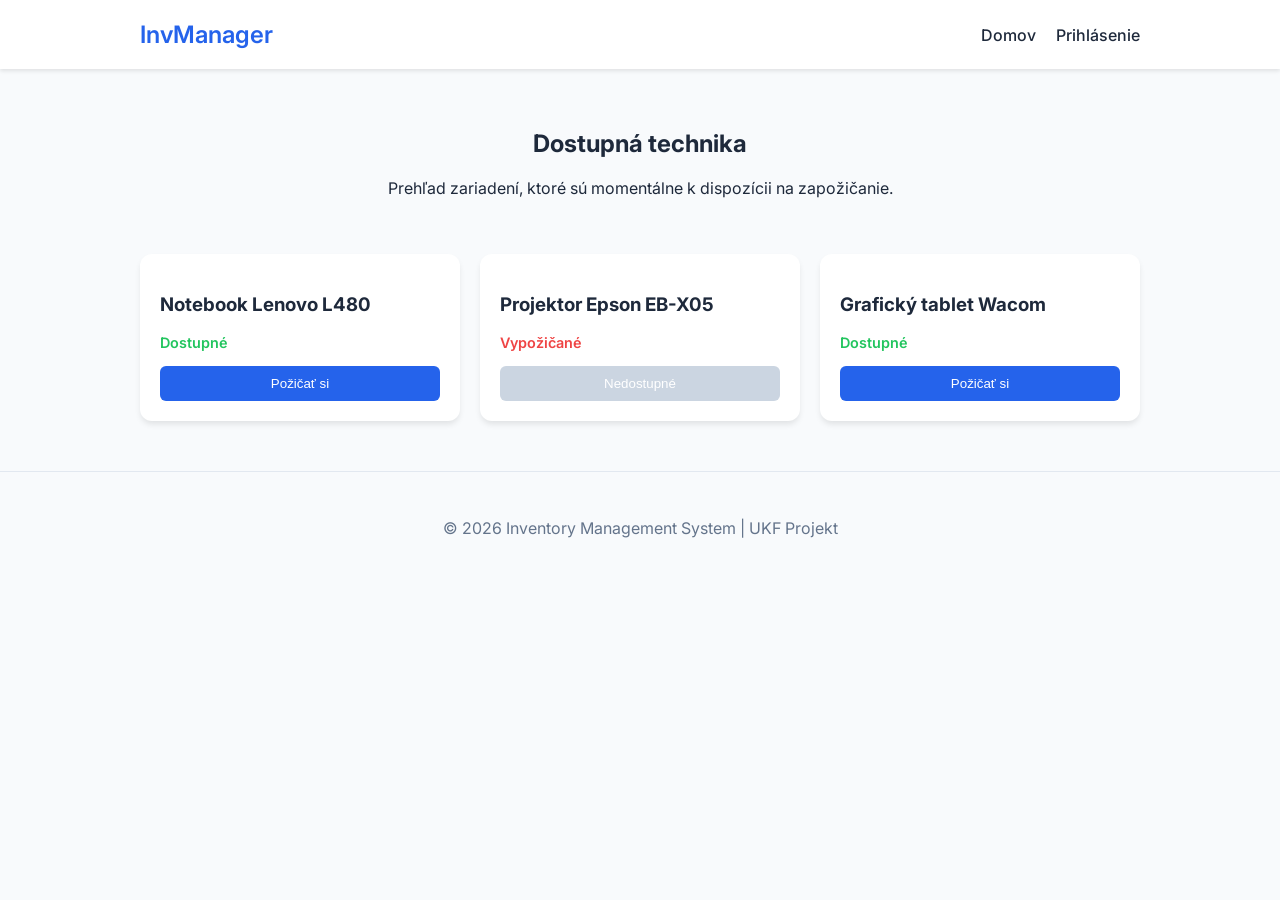
<file: index.html>
<!DOCTYPE html>
<html lang="sk">
<head>
    <meta charset="UTF-8">
    <meta name="viewport" content="width=device-width, initial-scale=1.0">
    <title>Inventory Manager | Správa výpožičiek</title>
    <link rel="stylesheet" href="style.css">
    <link href="https://fonts.googleapis.com/css2?family=Inter:wght@300;400;600&display=swap" rel="stylesheet">
</head>
<body>

    <header>
        <div class="container">
            <div class="logo">InvManager</div>
            <nav>
                <ul>
                    <li><a href="index.html">Domov</a></li>
                    <li><a href="login.php">Prihlásenie</a></li>
                </ul>
            </nav>
        </div>
    </header>

    <main class="container">
        <section class="hero">
            <h1>Dostupná technika</h1>
            <p>Prehľad zariadení, ktoré sú momentálne k dispozícii na zapožičanie.</p>
        </section>

        <div class="grid">
            <div class="card">
                <h3>Notebook Lenovo L480</h3>
                <p class="status available">Dostupné</p>
                <button class="btn">Požičať si</button>
            </div>
            <div class="card">
                <h3>Projektor Epson EB-X05</h3>
                <p class="status busy">Vypožičané</p>
                <button class="btn" disabled>Nedostupné</button>
            </div>
            <div class="card">
                <h3>Grafický tablet Wacom</h3>
                <p class="status available">Dostupné</p>
                <button class="btn">Požičať si</button>
            </div>
        </div>
    </main>

    <footer>
        <div class="container">
            <p>&copy; 2026 Inventory Management System | UKF Projekt</p>
        </div>
    </footer>

</body>
</html>
</file>
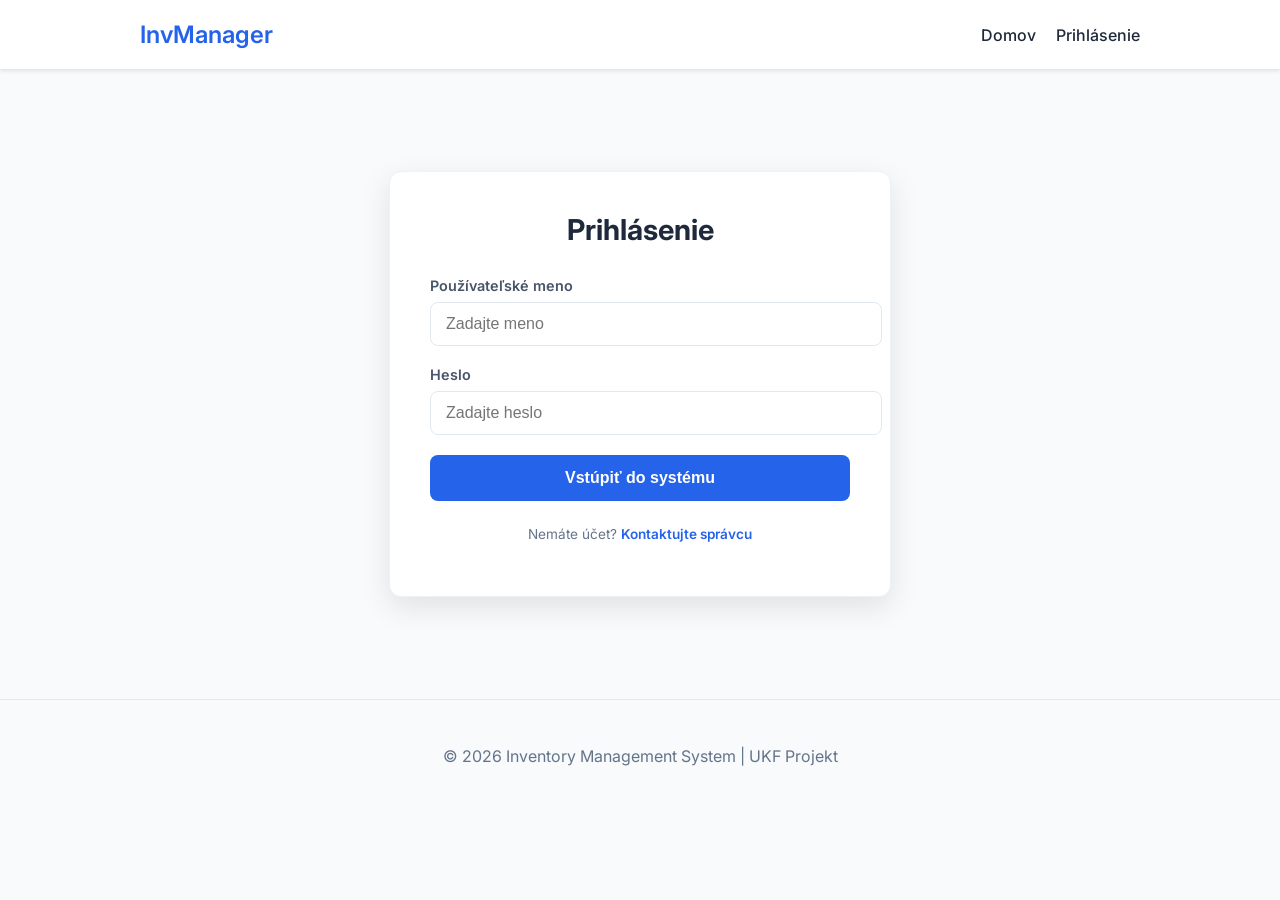
<file: login.html>
<!DOCTYPE html>
<html lang="sk">
<head>
    <meta charset="UTF-8">
    <meta name="viewport" content="width=device-width, initial-scale=1.0">
    <title>Prihlásenie | Inventory Manager</title>
    <link rel="stylesheet" href="style.css">
    <link href="https://fonts.googleapis.com/css2?family=Inter:wght@300;400;600&display=swap" rel="stylesheet">
</head>
<body>

    <header>
        <div class="container">
            <div class="logo">InvManager</div>
            <nav>
                <ul>
                    <li><a href="index.php">Domov</a></li>
                    <li><a href="login.html">Prihlásenie</a></li>
                </ul>
            </nav>
        </div>
    </header>

    <main class="container">
        <div class="login-wrapper">
            <div class="login-card">
                <h2>Prihlásenie</h2>
                
                <form action="#" method="GET">
                    <div class="input-group">
                        <label for="username">Používateľské meno</label>
                        <input type="text" id="username" name="username" placeholder="Zadajte meno" required>
                    </div>
                    
                    <div class="input-group">
                        <label for="password">Heslo</label>
                        <input type="password" id="password" name="password" placeholder="Zadajte heslo" required>
                    </div>
                    
                    <button type="submit" class="login-btn">Vstúpiť do systému</button>
                </form>
                
                <div class="login-footer">
                    <p>Nemáte účet? <a href="#">Kontaktujte správcu</a></p>
                </div>
            </div>
        </div>
    </main>

    <footer>
        <div class="container">
            <p>&copy; 2026 Inventory Management System | UKF Projekt</p>
        </div>
    </footer>

</body>
</html>
</file>
<file: style.css>
:root {
    --primary: #2563eb;
    --dark: #1e293b;
    --light: #f8fafc;
    --success: #22c55e;
    --danger: #ef4444;
}

body {
    font-family: 'Inter', sans-serif;
    background-color: var(--light);
    margin: 0;
    color: var(--dark);
}

.container {
    max-width: 1000px;
    margin: 0 auto;
    padding: 0 20px;
}

header {
    background: white;
    box-shadow: 0 2px 4px rgba(0,0,0,0.1);
    padding: 20px 0;
}

header .container {
    display: flex;
    justify-content: space-between;
    align-items: center;
}

.logo {
    font-weight: 600;
    font-size: 1.5rem;
    color: var(--primary);
}

nav ul {
    list-style: none;
    margin: 0;
    display: flex;
    gap: 20px;
}

nav a {
    text-decoration: none;
    color: var(--dark);
    font-weight: 500;
}

.hero {
    padding: 40px 0;
    text-align: center;
}

.grid {
    display: grid;
    grid-template-columns: repeat(auto-fill, minmax(280px, 1fr));
    gap: 20px;
    margin-bottom: 50px;
}

.card {
    background: white;
    padding: 20px;
    border-radius: 12px;
    box-shadow: 0 4px 6px -1px rgba(0,0,0,0.1);
}

.status {
    font-size: 0.9rem;
    font-weight: 600;
    margin-bottom: 15px;
}

.available { color: var(--success); }
.busy { color: var(--danger); }

.btn {
    background: var(--primary);
    color: white;
    border: none;
    padding: 10px 15px;
    border-radius: 6px;
    cursor: pointer;
    width: 100%;
}

.btn:disabled {
    background: #cbd5e1;
    cursor: not-allowed;
}

footer {
    text-align: center;
    padding: 30px 0;
    color: #64748b;
    border-top: 1px solid #e2e8f0;
}

/* --- LOGIN STRÁNKA STYLES --- */

.login-wrapper {
    display: flex;
    justify-content: center;
    align-items: center;
    min-height: 70vh; /* Vycentruje login vertikálne na obrazovke */
}

.login-card {
    background: #ffffff;
    width: 100%;
    max-width: 420px;
    padding: 40px;
    border-radius: 12px;
    box-shadow: 0 10px 30px rgba(0, 0, 0, 0.1);
    border: 1px solid #eef2f6;
}

.login-card h2 {
    margin-top: 0;
    margin-bottom: 30px;
    font-size: 1.8rem;
    color: #1e293b;
    text-align: center;
}

.input-group {
    margin-bottom: 20px;
}

.input-group label {
    display: block;
    margin-bottom: 8px;
    font-weight: 600;
    font-size: 0.9rem;
    color: #475569;
}

.input-group input {
    width: 100%;
    padding: 12px 15px;
    border: 1.5px solid #e2e8f0;
    border-radius: 8px;
    font-size: 1rem;
    transition: all 0.3s ease;
}

.input-group input:focus {
    outline: none;
    border-color: #2563eb; /* Modrá farba pri kliknutí */
    box-shadow: 0 0 0 3px rgba(37, 99, 235, 0.1);
}

.login-btn {
    width: 100%;
    padding: 14px;
    background-color: #2563eb;
    color: white;
    border: none;
    border-radius: 8px;
    font-size: 1rem;
    font-weight: 600;
    cursor: pointer;
    transition: background 0.3s ease;
}

.login-btn:hover {
    background-color: #1d4ed8;
}

.login-footer {
    margin-top: 25px;
    text-align: center;
    font-size: 0.85rem;
    color: #64748b;
}

.login-footer a {
    color: #2563eb;
    text-decoration: none;
    font-weight: 600;
}

/* Štýl pre úspešnú správu */
.alert {
    padding: 12px;
    border-radius: 6px;
    margin-bottom: 20px;
    font-size: 0.9rem;
    text-align: center;
}

.alert.success {
    background-color: #dcfce7;
    color: #166534;
    border: 1px solid #bbf7d0;
}

.alert.danger {
    background-color: #fee2e2;
    color: #991b1b;
    border: 1px solid #fca5a5;
}

/* Štýly pre admin tabuľku */
.admin-table {
    width: 100%;
    border-collapse: collapse;
    background: white;
    border-radius: 8px;
    overflow: hidden;
    box-shadow: 0 4px 6px -1px rgba(0, 0, 0, 0.1);
    margin-bottom: 40px;
}

.admin-table th, .admin-table td {
    padding: 15px 20px;
    text-align: left;
    border-bottom: 1px solid #e2e8f0;
}

.admin-table th {
    background-color: #f1f5f9;
    color: #475569;
    font-weight: 600;
}

.admin-table tr:last-child td {
    border-bottom: none;
}

/* Akčné tlačidlá v tabuľke */
.btn-action {
    padding: 6px 12px;
    border-radius: 6px;
    font-size: 0.85rem;
    text-decoration: none;
    font-weight: 600;
    margin-right: 5px;
    display: inline-block;
}

.btn-action.edit {
    background-color: #fef3c7;
    color: #d97706;
}

.btn-action.edit:hover {
    background-color: #fde68a;
}

.btn-action.delete {
    background-color: #fee2e2;
    color: #dc2626;
}

.btn-action.delete:hover {
    background-color: #fca5a5;
}

/* --- ŠTÝL PRE TLAČIDLÁ V HEADERI --- */

/* Pridá medzeru medzi Domov a tlačidlo */
nav a + a {
    margin-left: 20px;
}

/* Pôvodné modré tlačidlo prihlásenia */
.header-btn-login {
    text-decoration: none;
    color: white !important; /* Vynúti bielu farbu textu */
    background: #2563eb;
    padding: 8px 16px;
    border-radius: 6px;
    font-weight: 500;
    transition: background 0.2s ease;
    display: inline-block;
}

.header-btn-login:hover {
    background: #1d4ed8;
}

/* Červené tlačidlo odhlásenia pre Jožka */
.header-btn-logout {
    text-decoration: none;
    color: #ef4444 !important;
    background: #fee2e2;
    padding: 8px 16px;
    border-radius: 6px;
    font-weight: 600;
    transition: background 0.2s ease;
    display: inline-block;
}

.header-btn-logout:hover {
    background: #fca5a5;
}

/* Štýly pre prehľad aktívnych výpožičiek v administrácii */
.admin-borrowings-section {
    margin-top: 40px;
    margin-bottom: 40px;
}

.section-title {
    color: #1e293b;
    margin-bottom: 15px;
    font-size: 1.5rem;
}

.text-left th, .text-left td {
    text-align: left;
    padding: 12px;
}

.text-muted {
    color: #64748b;
}

.table-empty-msg {
    padding: 20px !important;
    text-align: center;
    color: #64748b;
    font-style: italic;
}
</file>
